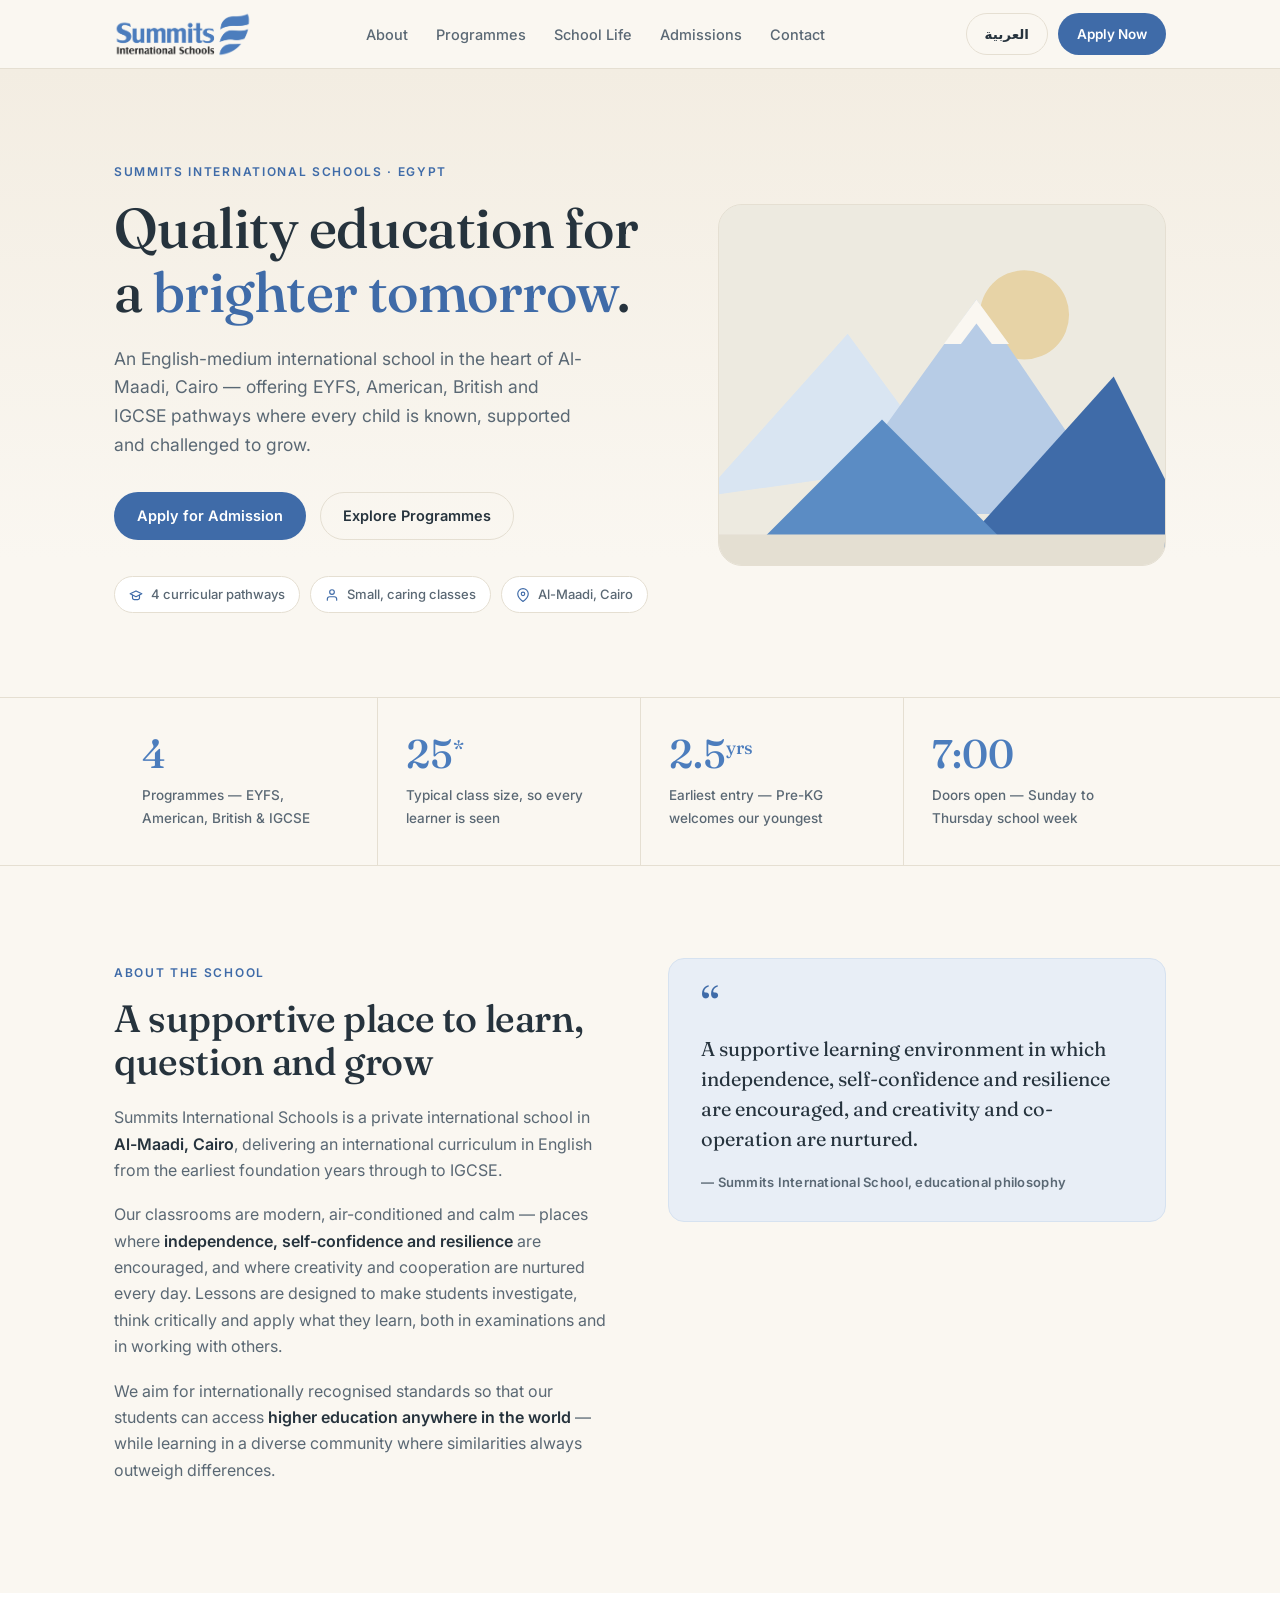
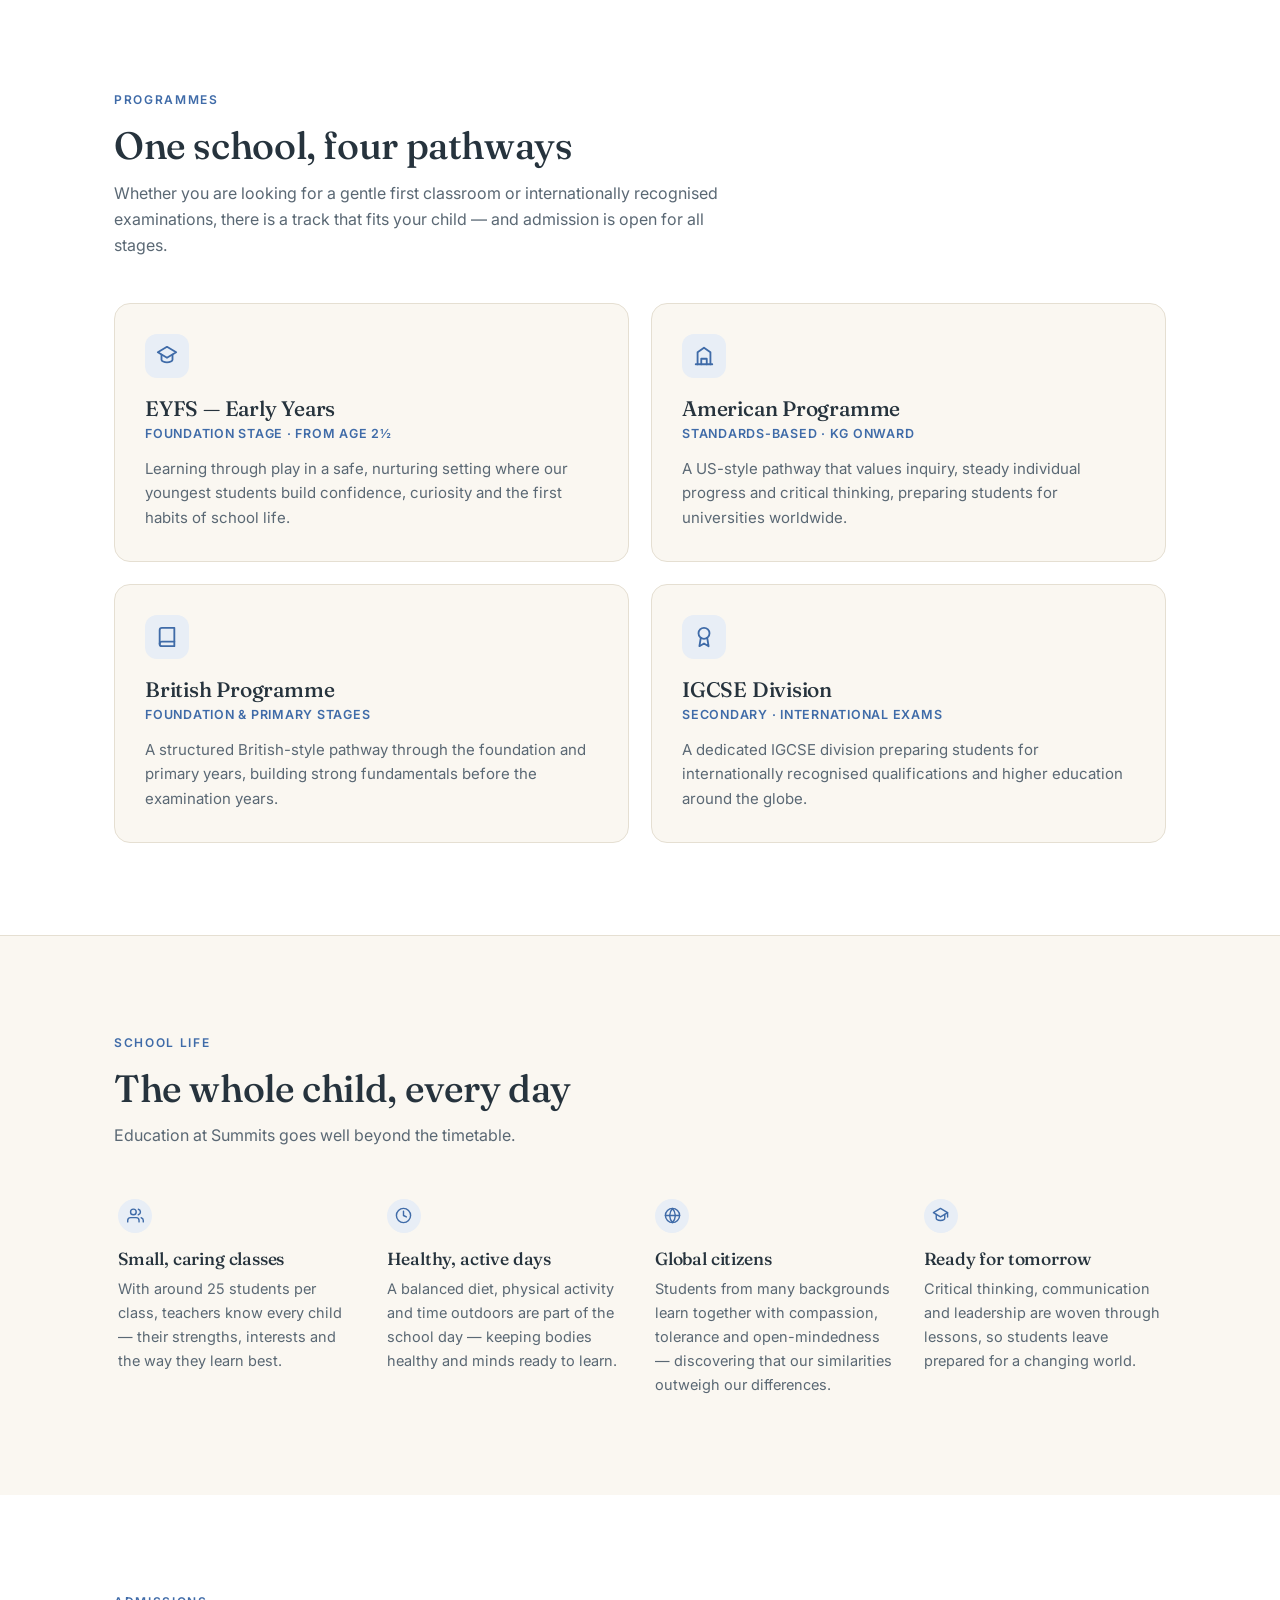
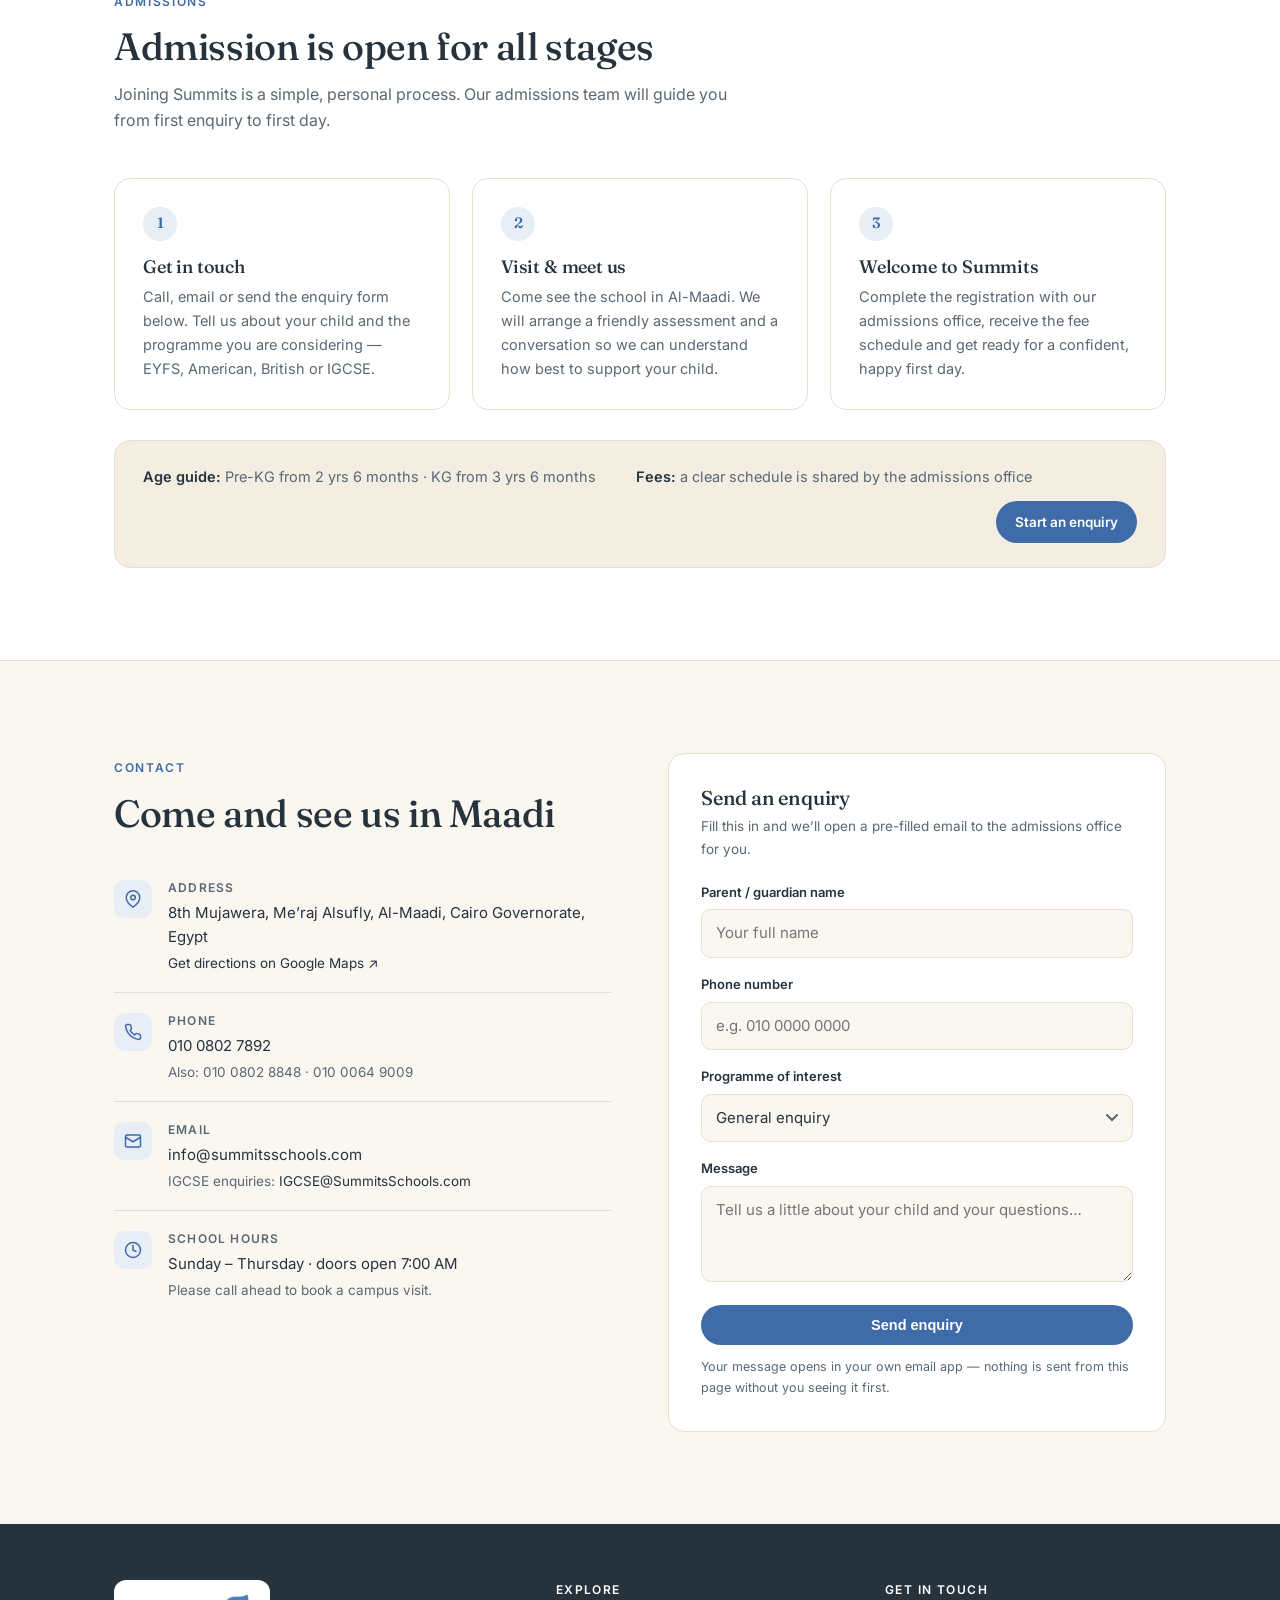
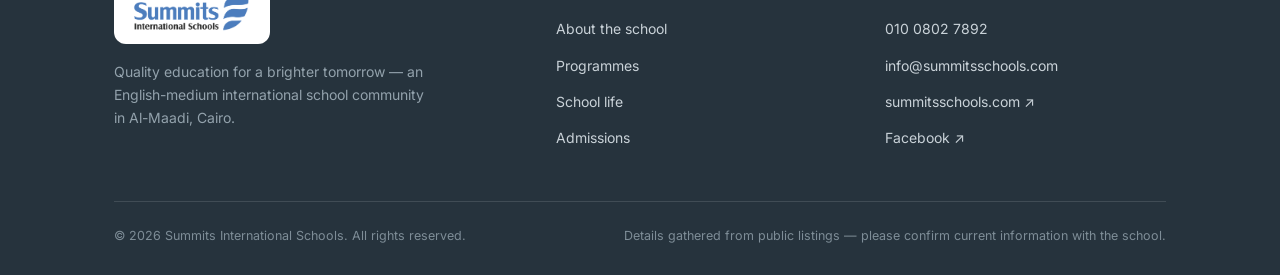
<file: index.html>
<!DOCTYPE html>
<html lang="en">
<head>
  <meta charset="UTF-8" />
  <meta name="viewport" content="width=device-width, initial-scale=1.0" />
  <title>Summits International Schools — Maadi, Cairo</title>
  <meta name="description" content="Summits International Schools in Al-Maadi, Cairo. An English-medium international school offering EYFS, American, British and IGCSE programmes. Quality education for a brighter tomorrow." />
  <meta name="theme-color" content="#4C7DBD" />
  <link rel="icon" type="image/png" href="assets/mark.png" />
  <link rel="preconnect" href="https://fonts.googleapis.com" />
  <link rel="preconnect" href="https://fonts.gstatic.com" crossorigin />
  <link href="https://fonts.googleapis.com/css2?family=Fraunces:opsz,wght@9..144,400;9..144,500;9..144,600&family=Inter:wght@400;500;600&display=swap" rel="stylesheet" />
  <link rel="stylesheet" href="styles.css" />
</head>
<body>

  <!-- ============ Header ============ -->
  <header>
    <div class="container nav">
      <a class="brand" href="#top" aria-label="Summits International Schools — home">
        <img class="brand-logo" src="assets/logo.png" alt="Summits International Schools" width="1250" height="415" />
      </a>

      <nav aria-label="Main navigation">
        <ul class="nav-links" id="nav-links">
          <li><a href="#about">About</a></li>
          <li><a href="#programmes">Programmes</a></li>
          <li><a href="#life">School Life</a></li>
          <li><a href="#admissions">Admissions</a></li>
          <li><a href="#contact">Contact</a></li>
          <li><a class="btn btn-primary btn-sm" href="#admissions">Apply Now</a></li>
        </ul>
      </nav>

      <div class="nav-side">
        <a class="btn btn-ghost btn-sm nav-lang" href="index-ar.html" lang="ar" hreflang="ar">العربية</a>
        <a class="btn btn-primary btn-sm nav-cta" href="#admissions">Apply Now</a>

      <button class="nav-toggle" id="nav-toggle" aria-expanded="false" aria-controls="nav-links" aria-label="Toggle menu">
        <svg width="20" height="20" viewBox="0 0 24 24" fill="none" stroke="currentColor" stroke-width="2" stroke-linecap="round" aria-hidden="true">
          <line x1="3" y1="7" x2="21" y2="7"/>
          <line x1="3" y1="12" x2="21" y2="12"/>
          <line x1="3" y1="17" x2="21" y2="17"/>
        </svg>
      </button>
      </div>
    </div>
  </header>

  <main id="top">

    <!-- ============ Hero ============ -->
    <div class="hero">
      <div class="container hero-inner">
        <div>
          <span class="eyebrow">Summits International Schools · Egypt</span>
          <h1>Quality education for a <em>brighter tomorrow</em>.</h1>
          <p class="lede">
            An English-medium international school in the heart of Al-Maadi, Cairo —
            offering EYFS, American, British and IGCSE pathways where every child is
            known, supported and challenged to grow.
          </p>
          <div class="hero-actions">
            <a class="btn btn-primary" href="#admissions">Apply for Admission</a>
            <a class="btn btn-ghost" href="#programmes">Explore Programmes</a>
          </div>
          <div class="hero-chips">
            <span class="chip">
              <svg width="14" height="14" viewBox="0 0 24 24" fill="none" stroke="currentColor" stroke-width="2" stroke-linecap="round" stroke-linejoin="round" aria-hidden="true"><path d="M22 10 12 5 2 10l10 5 10-5z"/><path d="M6 12v5c0 1.7 2.7 3 6 3s6-1.3 6-3v-5"/></svg>
              4 curricular pathways
            </span>
            <span class="chip">
              <svg width="14" height="14" viewBox="0 0 24 24" fill="none" stroke="currentColor" stroke-width="2" stroke-linecap="round" stroke-linejoin="round" aria-hidden="true"><path d="M20 21v-2a4 4 0 0 0-4-4H8a4 4 0 0 0-4 4v2"/><circle cx="12" cy="7" r="4"/></svg>
              Small, caring classes
            </span>
            <span class="chip">
              <svg width="14" height="14" viewBox="0 0 24 24" fill="none" stroke="currentColor" stroke-width="2" stroke-linecap="round" stroke-linejoin="round" aria-hidden="true"><path d="M21 10c0 7-9 13-9 13S3 17 3 10a9 9 0 0 1 18 0z"/><circle cx="12" cy="10" r="3"/></svg>
              Al-Maadi, Cairo
            </span>
          </div>
        </div>

        <div class="hero-art" role="img" aria-label="Illustration of calm mountain summits at sunrise">
          <svg viewBox="0 0 520 420" preserveAspectRatio="xMidYMid slice" xmlns="http://www.w3.org/2000/svg" aria-hidden="true">
            <rect width="520" height="420" fill="#EDEAE0"/>
            <circle cx="356" cy="128" r="52" fill="#E7D3A6"/>
            <path d="M-20 340 L150 150 L260 300 Z" fill="#D9E5F2"/>
            <path d="M120 360 L300 110 L470 360 Z" fill="#B7CCE6"/>
            <path d="M300 110 L338 162 L318 162 L300 138 L282 162 L262 162 Z" fill="#FAF7F1"/>
            <path d="M280 400 L460 200 L560 400 Z" fill="#3F6BA8"/>
            <path d="M40 400 L190 250 L340 400 Z" fill="#5B8CC4"/>
            <rect x="0" y="384" width="520" height="36" fill="#E4DFD2"/>
          </svg>
        </div>
      </div>
    </div>

    <!-- ============ Facts strip ============ -->
    <div class="facts">
      <div class="container">
        <div class="facts-grid">
          <div class="fact reveal">
            <div class="num">4</div>
            <div class="label">Programmes — EYFS, American, British &amp; IGCSE</div>
          </div>
          <div class="fact reveal">
            <div class="num">25<sup>*</sup></div>
            <div class="label">Typical class size, so every learner is seen</div>
          </div>
          <div class="fact reveal">
            <div class="num">2.5<sup>yrs</sup></div>
            <div class="label">Earliest entry — Pre-KG welcomes our youngest</div>
          </div>
          <div class="fact reveal">
            <div class="num">7:00</div>
            <div class="label">Doors open — Sunday to Thursday school week</div>
          </div>
        </div>
      </div>
    </div>

    <!-- ============ About ============ -->
    <section class="section" id="about">
      <div class="container about-grid">
        <div class="about-text reveal">
          <span class="eyebrow">About the school</span>
          <h2 class="display">A supportive place to learn, question and grow</h2>
          <p>
            Summits International Schools is a private international school in
            <strong>Al-Maadi, Cairo</strong>, delivering an international curriculum
            in English from the earliest foundation years through to IGCSE.
          </p>
          <p>
            Our classrooms are modern, air-conditioned and calm — places where
            <strong>independence, self-confidence and resilience</strong> are encouraged,
            and where creativity and cooperation are nurtured every day. Lessons are
            designed to make students investigate, think critically and apply what
            they learn, both in examinations and in working with others.
          </p>
          <p>
            We aim for internationally recognised standards so that our students can
            access <strong>higher education anywhere in the world</strong> — while
            learning in a diverse community where similarities always outweigh
            differences.
          </p>
        </div>
        <div class="reveal">
          <div class="quote-card">
            <span class="mark" aria-hidden="true">&ldquo;</span>
            <p>
              A supportive learning environment in which independence,
              self-confidence and resilience are encouraged, and creativity
              and co-operation are nurtured.
            </p>
            <div class="who">— Summits International School, educational philosophy</div>
          </div>
        </div>
      </div>
    </section>

    <!-- ============ Programmes ============ -->
    <section class="section alt" id="programmes">
      <div class="container">
        <div class="section-head reveal">
          <span class="eyebrow">Programmes</span>
          <h2>One school, four pathways</h2>
          <p>
            Whether you are looking for a gentle first classroom or internationally
            recognised examinations, there is a track that fits your child — and
            admission is open for all stages.
          </p>
        </div>

        <div class="prog-grid">
          <article class="prog-card reveal">
            <div class="prog-icon" aria-hidden="true">
              <svg width="22" height="22" viewBox="0 0 24 24" fill="none" stroke="currentColor" stroke-width="2" stroke-linecap="round" stroke-linejoin="round"><path d="M12 2 2 8l10 6 10-6-10-6z"/><path d="M6 10.5V16c0 1.5 2.7 3 6 3s6-1.5 6-3v-5.5"/></svg>
            </div>
            <h3>EYFS — Early Years</h3>
            <span class="prog-stage">Foundation Stage · from age 2½</span>
            <p>
              Learning through play in a safe, nurturing setting where our youngest
              students build confidence, curiosity and the first habits of school life.
            </p>
          </article>

          <article class="prog-card reveal">
            <div class="prog-icon" aria-hidden="true">
              <svg width="22" height="22" viewBox="0 0 24 24" fill="none" stroke="currentColor" stroke-width="2" stroke-linecap="round" stroke-linejoin="round"><path d="M3 21h18"/><path d="M5 21V8l7-5 7 5v13"/><path d="M9 21v-6h6v6"/></svg>
            </div>
            <h3>American Programme</h3>
            <span class="prog-stage">Standards-based · KG onward</span>
            <p>
              A US-style pathway that values inquiry, steady individual progress and
              critical thinking, preparing students for universities worldwide.
            </p>
          </article>

          <article class="prog-card reveal">
            <div class="prog-icon" aria-hidden="true">
              <svg width="22" height="22" viewBox="0 0 24 24" fill="none" stroke="currentColor" stroke-width="2" stroke-linecap="round" stroke-linejoin="round"><path d="M4 19.5A2.5 2.5 0 0 1 6.5 17H20"/><path d="M6.5 2H20v20H6.5A2.5 2.5 0 0 1 4 19.5v-15A2.5 2.5 0 0 1 6.5 2z"/></svg>
            </div>
            <h3>British Programme</h3>
            <span class="prog-stage">Foundation &amp; Primary stages</span>
            <p>
              A structured British-style pathway through the foundation and primary
              years, building strong fundamentals before the examination years.
            </p>
          </article>

          <article class="prog-card reveal">
            <div class="prog-icon" aria-hidden="true">
              <svg width="22" height="22" viewBox="0 0 24 24" fill="none" stroke="currentColor" stroke-width="2" stroke-linecap="round" stroke-linejoin="round"><circle cx="12" cy="8" r="6"/><path d="M8.5 13 7 22l5-3 5 3-1.5-9"/></svg>
            </div>
            <h3>IGCSE Division</h3>
            <span class="prog-stage">Secondary · international exams</span>
            <p>
              A dedicated IGCSE division preparing students for internationally
              recognised qualifications and higher education around the globe.
            </p>
          </article>
        </div>
      </div>
    </section>

    <!-- ============ School life ============ -->
    <section class="section" id="life">
      <div class="container">
        <div class="section-head reveal">
          <span class="eyebrow">School life</span>
          <h2>The whole child, every day</h2>
          <p>Education at Summits goes well beyond the timetable.</p>
        </div>

        <div class="life-grid">
          <div class="life-item reveal">
            <div class="dot" aria-hidden="true">
              <svg width="17" height="17" viewBox="0 0 24 24" fill="none" stroke="currentColor" stroke-width="2" stroke-linecap="round" stroke-linejoin="round"><path d="M17 21v-2a4 4 0 0 0-4-4H5a4 4 0 0 0-4 4v2"/><circle cx="9" cy="7" r="4"/><path d="M23 21v-2a4 4 0 0 0-3-3.87"/><path d="M16 3.13a4 4 0 0 1 0 7.75"/></svg>
            </div>
            <h3>Small, caring classes</h3>
            <p>With around 25 students per class, teachers know every child — their strengths, interests and the way they learn best.</p>
          </div>
          <div class="life-item reveal">
            <div class="dot" aria-hidden="true">
              <svg width="17" height="17" viewBox="0 0 24 24" fill="none" stroke="currentColor" stroke-width="2" stroke-linecap="round" stroke-linejoin="round"><circle cx="12" cy="12" r="10"/><path d="M12 6v6l4 2"/></svg>
            </div>
            <h3>Healthy, active days</h3>
            <p>A balanced diet, physical activity and time outdoors are part of the school day — keeping bodies healthy and minds ready to learn.</p>
          </div>
          <div class="life-item reveal">
            <div class="dot" aria-hidden="true">
              <svg width="17" height="17" viewBox="0 0 24 24" fill="none" stroke="currentColor" stroke-width="2" stroke-linecap="round" stroke-linejoin="round"><circle cx="12" cy="12" r="10"/><path d="M2 12h20"/><path d="M12 2a15.3 15.3 0 0 1 4 10 15.3 15.3 0 0 1-4 10 15.3 15.3 0 0 1-4-10 15.3 15.3 0 0 1 4-10z"/></svg>
            </div>
            <h3>Global citizens</h3>
            <p>Students from many backgrounds learn together with compassion, tolerance and open-mindedness — discovering that our similarities outweigh our differences.</p>
          </div>
          <div class="life-item reveal">
            <div class="dot" aria-hidden="true">
              <svg width="17" height="17" viewBox="0 0 24 24" fill="none" stroke="currentColor" stroke-width="2" stroke-linecap="round" stroke-linejoin="round"><path d="M12 2 2 8l10 6 10-6-10-6z"/><path d="M6 10.5V16c0 1.5 2.7 3 6 3s6-1.5 6-3v-5.5"/><path d="M22 8v6"/></svg>
            </div>
            <h3>Ready for tomorrow</h3>
            <p>Critical thinking, communication and leadership are woven through lessons, so students leave prepared for a changing world.</p>
          </div>
        </div>
      </div>
    </section>

    <!-- ============ Admissions ============ -->
    <section class="section alt" id="admissions">
      <div class="container">
        <div class="section-head reveal">
          <span class="eyebrow">Admissions</span>
          <h2>Admission is open for all stages</h2>
          <p>
            Joining Summits is a simple, personal process. Our admissions team will
            guide you from first enquiry to first day.
          </p>
        </div>

        <div class="steps">
          <div class="step reveal">
            <div class="n" aria-hidden="true">1</div>
            <h3>Get in touch</h3>
            <p>Call, email or send the enquiry form below. Tell us about your child and the programme you are considering — EYFS, American, British or IGCSE.</p>
          </div>
          <div class="step reveal">
            <div class="n" aria-hidden="true">2</div>
            <h3>Visit &amp; meet us</h3>
            <p>Come see the school in Al-Maadi. We will arrange a friendly assessment and a conversation so we can understand how best to support your child.</p>
          </div>
          <div class="step reveal">
            <div class="n" aria-hidden="true">3</div>
            <h3>Welcome to Summits</h3>
            <p>Complete the registration with our admissions office, receive the fee schedule and get ready for a confident, happy first day.</p>
          </div>
        </div>

        <div class="admission-note reveal">
          <span><strong>Age guide:</strong> Pre-KG from 2 yrs 6 months · KG from 3 yrs 6 months</span>
          <span><strong>Fees:</strong> a clear schedule is shared by the admissions office</span>
          <a class="btn btn-primary btn-sm" href="#contact">Start an enquiry</a>
        </div>
      </div>
    </section>

    <!-- ============ Contact ============ -->
    <section class="section" id="contact">
      <div class="container contact-grid">
        <div class="reveal">
          <span class="eyebrow">Contact</span>
          <h2 class="display contact-title">Come and see us in Maadi</h2>
          <ul class="contact-list">
            <li>
              <span class="ico" aria-hidden="true">
                <svg width="18" height="18" viewBox="0 0 24 24" fill="none" stroke="currentColor" stroke-width="2" stroke-linecap="round" stroke-linejoin="round"><path d="M21 10c0 7-9 13-9 13S3 17 3 10a9 9 0 0 1 18 0z"/><circle cx="12" cy="10" r="3"/></svg>
              </span>
              <div>
                <div class="what">Address</div>
                <div class="val">
                  8th Mujawera, Me&rsquo;raj Alsufly, Al-Maadi, Cairo Governorate, Egypt
                  <span>
                    <a href="https://www.google.com/maps/search/?api=1&amp;query=Summits+International+Schools+Al-Maadi+Cairo" target="_blank" rel="noopener">Get directions on Google Maps ↗</a>
                  </span>
                </div>
              </div>
            </li>
            <li>
              <span class="ico" aria-hidden="true">
                <svg width="18" height="18" viewBox="0 0 24 24" fill="none" stroke="currentColor" stroke-width="2" stroke-linecap="round" stroke-linejoin="round"><path d="M22 16.92v3a2 2 0 0 1-2.18 2 19.79 19.79 0 0 1-8.63-3.07 19.5 19.5 0 0 1-6-6 19.79 19.79 0 0 1-3.07-8.67A2 2 0 0 1 4.11 2h3a2 2 0 0 1 2 1.72c.13.96.36 1.9.7 2.81a2 2 0 0 1-.45 2.11L8.09 9.91a16 16 0 0 0 6 6l1.27-1.27a2 2 0 0 1 2.11-.45c.91.34 1.85.57 2.81.7A2 2 0 0 1 22 16.92z"/></svg>
              </span>
              <div>
                <div class="what">Phone</div>
                <div class="val">
                  <a href="tel:+201008027892">010 0802 7892</a>
                  <span>Also: 010 0802 8848 · 010 0064 9009</span>
                </div>
              </div>
            </li>
            <li>
              <span class="ico" aria-hidden="true">
                <svg width="18" height="18" viewBox="0 0 24 24" fill="none" stroke="currentColor" stroke-width="2" stroke-linecap="round" stroke-linejoin="round"><rect x="2" y="4" width="20" height="16" rx="2"/><path d="m22 7-10 6L2 7"/></svg>
              </span>
              <div>
                <div class="what">Email</div>
                <div class="val">
                  <a href="mailto:info@summitsschools.com">info@summitsschools.com</a>
                  <span>IGCSE enquiries: <a href="mailto:IGCSE@SummitsSchools.com">IGCSE@SummitsSchools.com</a></span>
                </div>
              </div>
            </li>
            <li>
              <span class="ico" aria-hidden="true">
                <svg width="18" height="18" viewBox="0 0 24 24" fill="none" stroke="currentColor" stroke-width="2" stroke-linecap="round" stroke-linejoin="round"><circle cx="12" cy="12" r="10"/><path d="M12 6v6l4 2"/></svg>
              </span>
              <div>
                <div class="what">School hours</div>
                <div class="val">
                  Sunday – Thursday · doors open 7:00 AM
                  <span>Please call ahead to book a campus visit.</span>
                </div>
              </div>
            </li>
          </ul>
        </div>

        <div class="reveal">
          <div class="form-card">
            <h3>Send an enquiry</h3>
            <p class="hint">Fill this in and we&rsquo;ll open a pre-filled email to the admissions office for you.</p>
            <form id="enquiry-form" novalidate>
              <div class="field">
                <label for="f-name">Parent / guardian name</label>
                <input type="text" id="f-name" name="name" placeholder="Your full name" required />
              </div>
              <div class="field">
                <label for="f-phone">Phone number</label>
                <input type="tel" id="f-phone" name="phone" placeholder="e.g. 010 0000 0000" />
              </div>
              <div class="field">
                <label for="f-stage">Programme of interest</label>
                <select id="f-stage" name="stage">
                  <option value="General enquiry">General enquiry</option>
                  <option value="EYFS">EYFS — Early Years</option>
                  <option value="American">American Programme</option>
                  <option value="British">British Programme</option>
                  <option value="IGCSE">IGCSE Division</option>
                </select>
              </div>
              <div class="field">
                <label for="f-message">Message</label>
                <textarea id="f-message" name="message" placeholder="Tell us a little about your child and your questions…" required></textarea>
              </div>
              <button type="submit" class="btn btn-primary" style="width: 100%;">Send enquiry</button>
              <p class="form-note">Your message opens in your own email app — nothing is sent from this page without you seeing it first.</p>
            </form>
          </div>
        </div>
      </div>
    </section>
  </main>

  <!-- ============ Footer ============ -->
  <footer>
    <div class="container">
      <div class="footer-grid">
        <div>
          <a class="brand footer-brand" href="#top" aria-label="Summits International Schools — back to top">
            <img class="brand-logo" src="assets/logo.png" alt="Summits International Schools" width="1250" height="415" />
          </a>
          <p>Quality education for a brighter tomorrow — an English-medium international school community in Al-Maadi, Cairo.</p>
        </div>
        <div>
          <h4>Explore</h4>
          <ul>
            <li><a href="#about">About the school</a></li>
            <li><a href="#programmes">Programmes</a></li>
            <li><a href="#life">School life</a></li>
            <li><a href="#admissions">Admissions</a></li>
          </ul>
        </div>
        <div>
          <h4>Get in touch</h4>
          <ul>
            <li><a href="tel:+201008027892">010 0802 7892</a></li>
            <li><a href="mailto:info@summitsschools.com">info@summitsschools.com</a></li>
            <li><a href="https://summitsschools.com" target="_blank" rel="noopener">summitsschools.com ↗</a></li>
            <li><a href="https://www.facebook.com/summitsschools/" target="_blank" rel="noopener">Facebook ↗</a></li>
          </ul>
        </div>
      </div>
      <div class="footer-bottom">
        <span>© <span id="year">2026</span> Summits International Schools. All rights reserved.</span>
        <span>Details gathered from public listings — please confirm current information with the school.</span>
      </div>
    </div>
  </footer>

  <script src="script.js"></script>
</body>
</html>
</file>
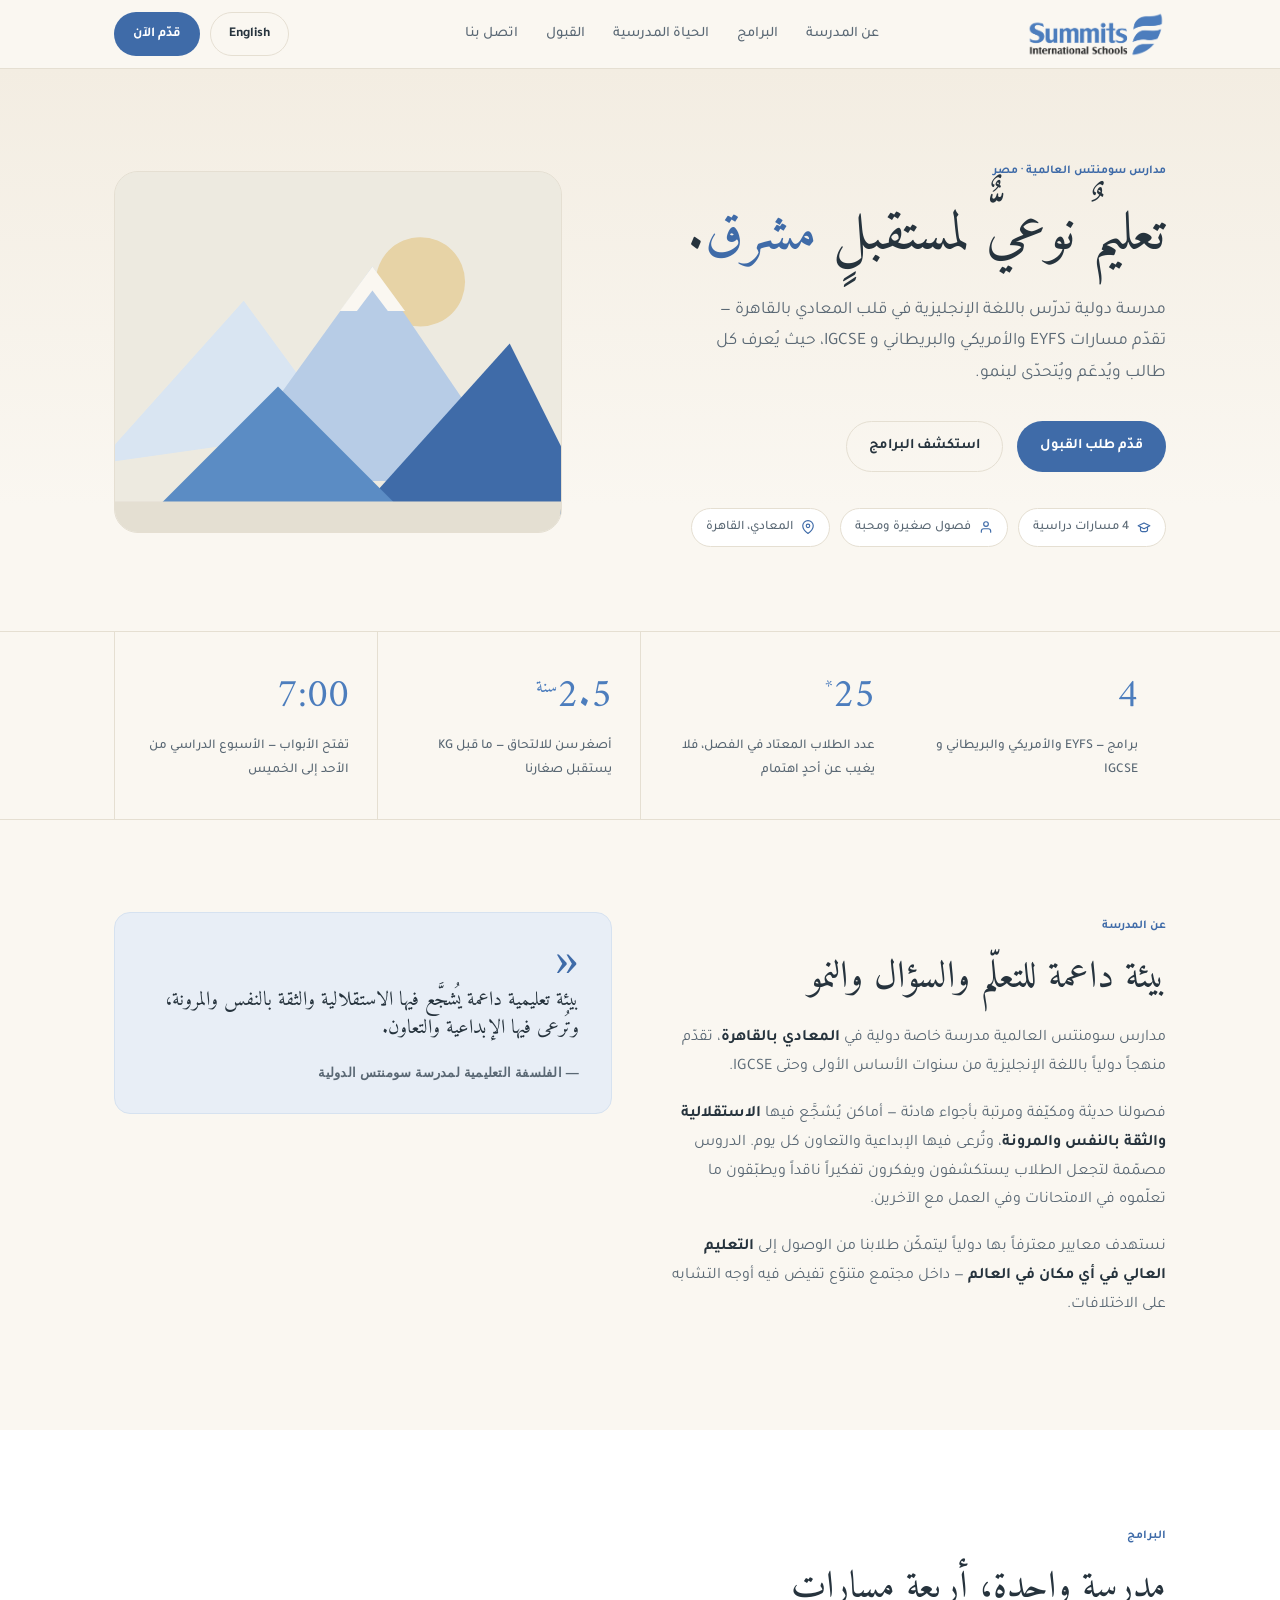
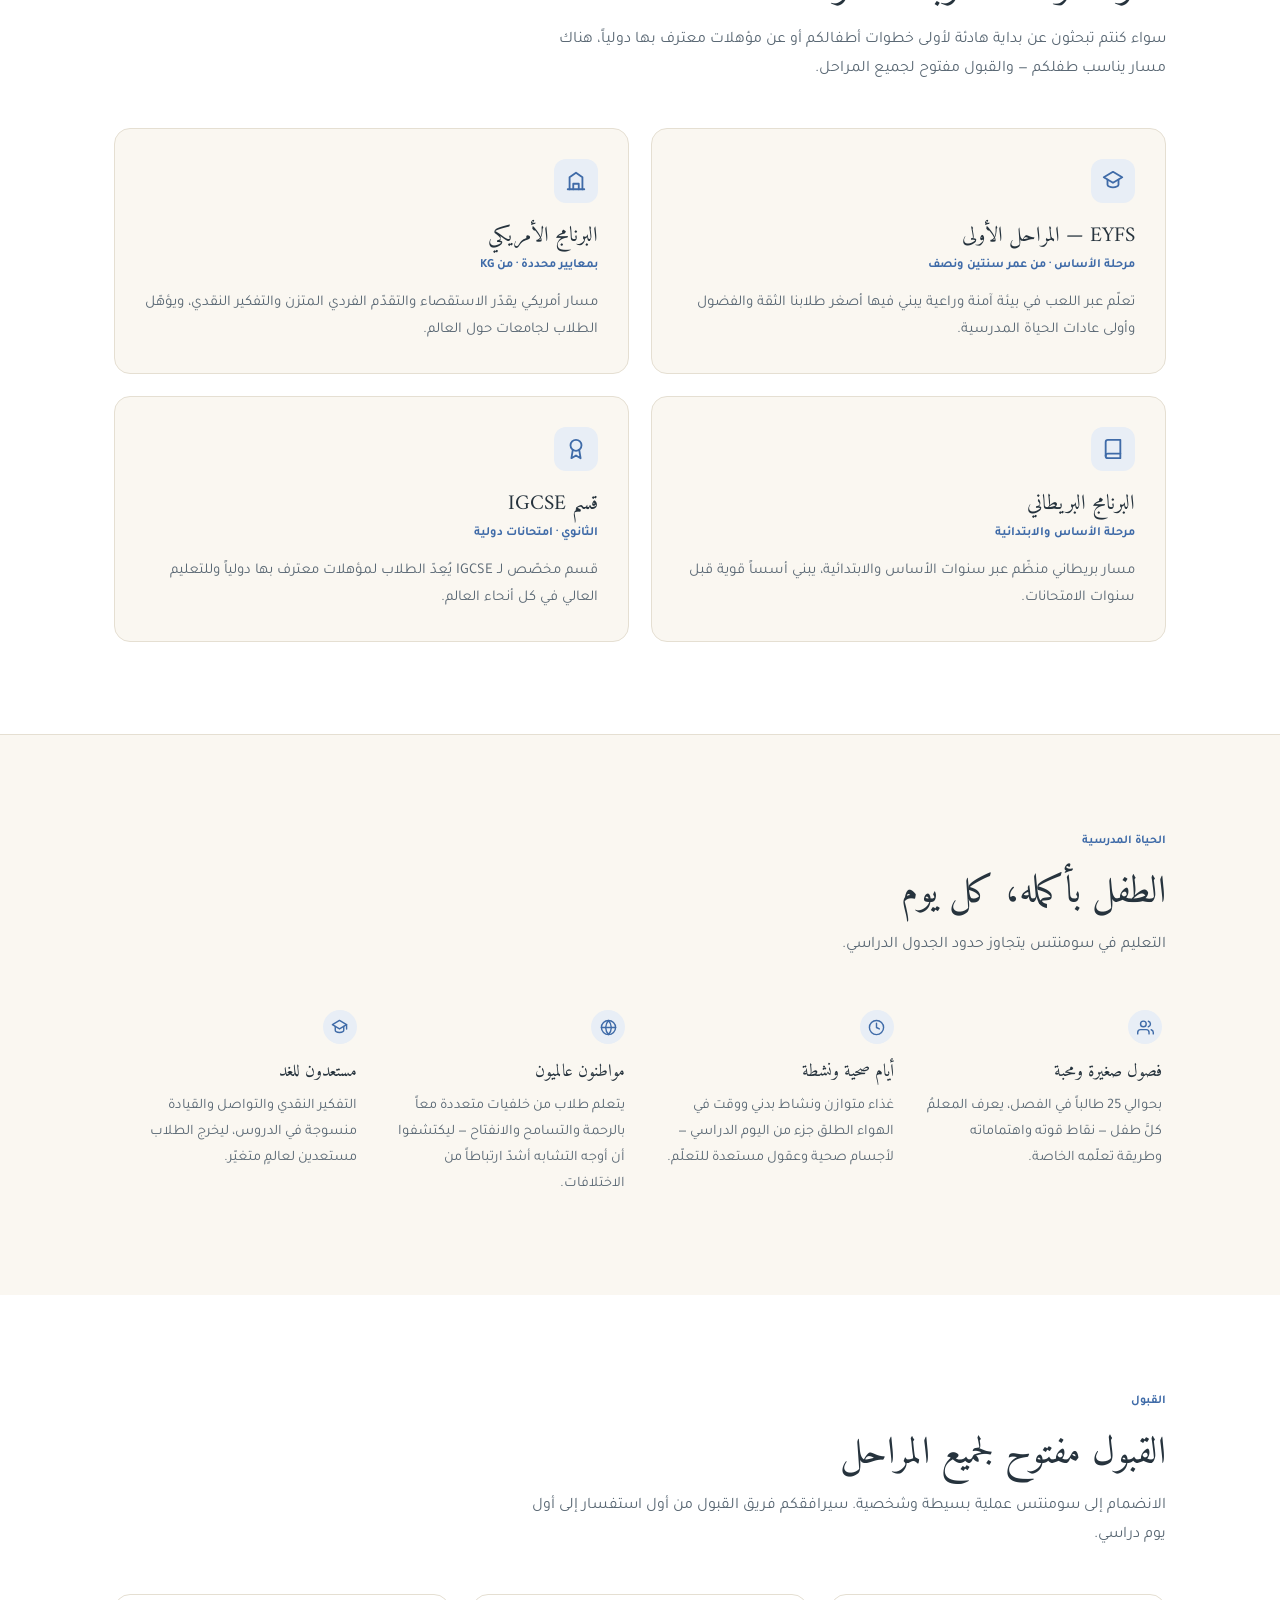
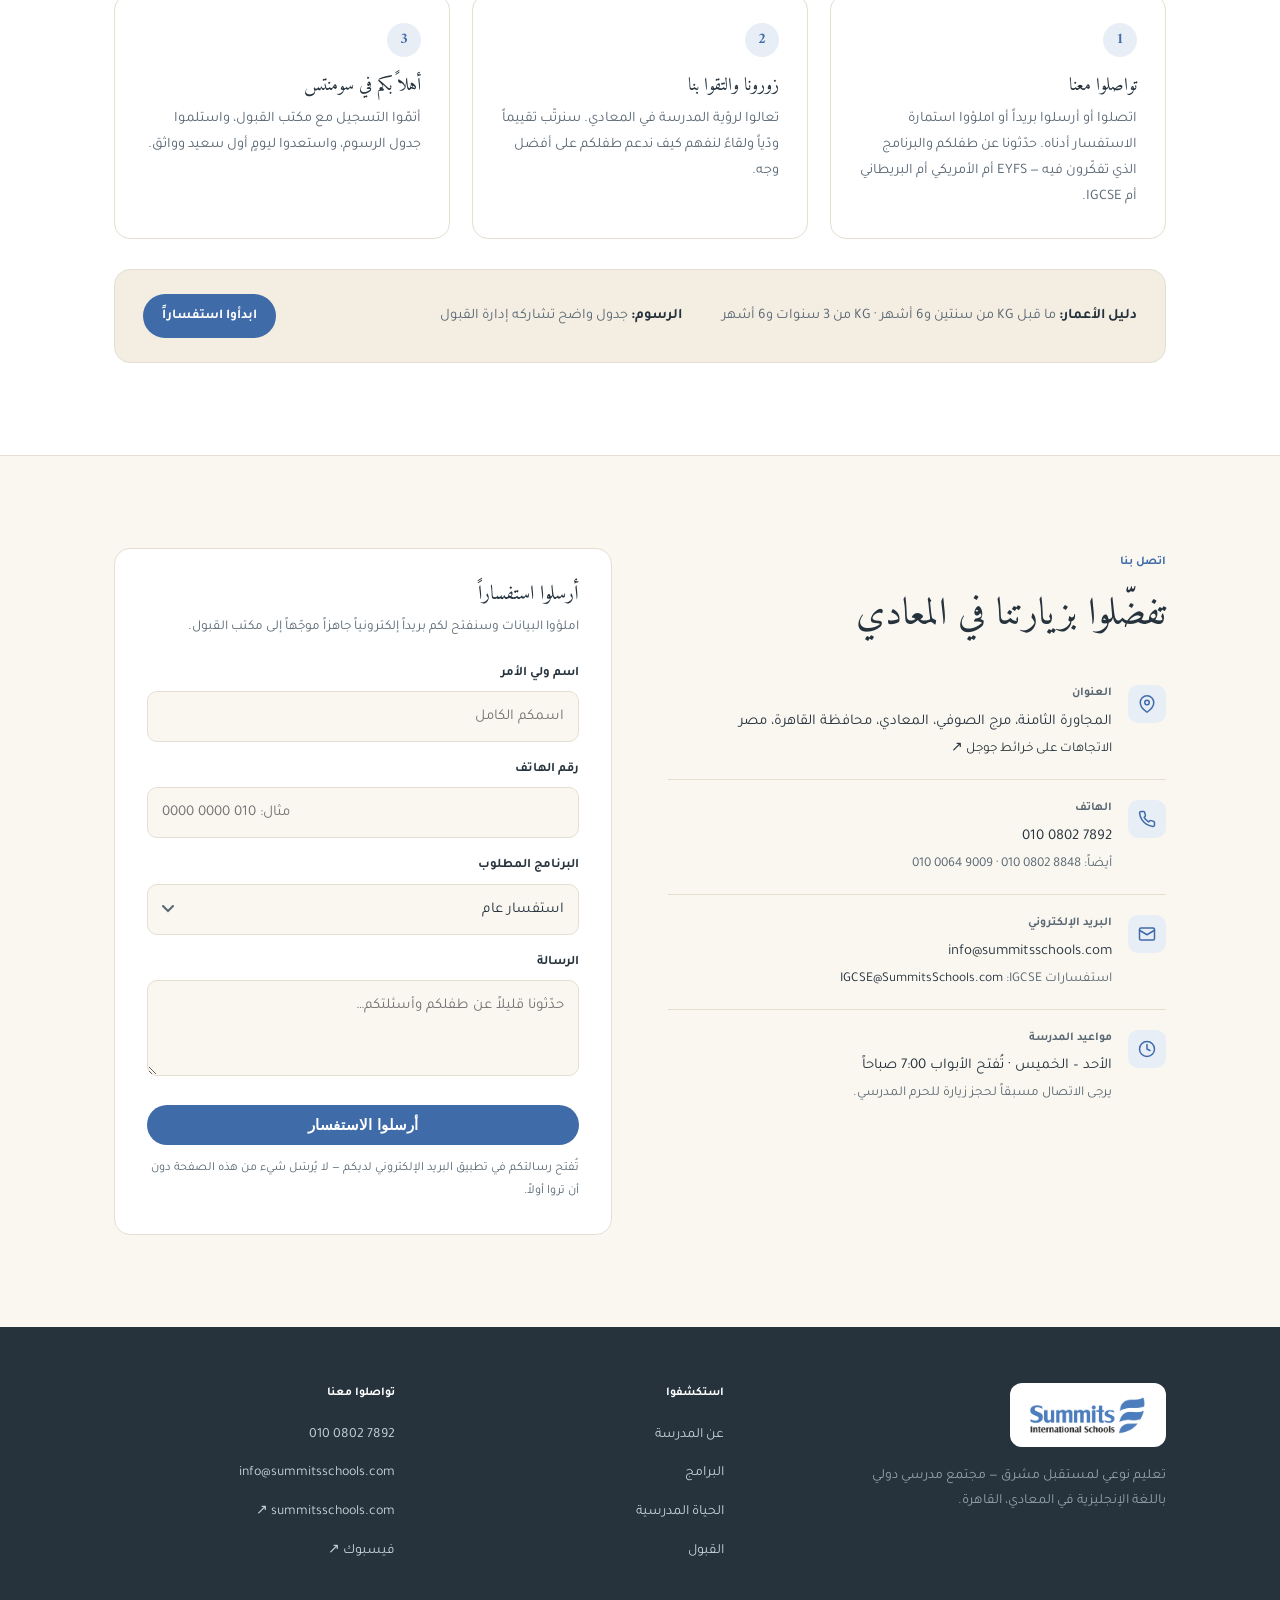
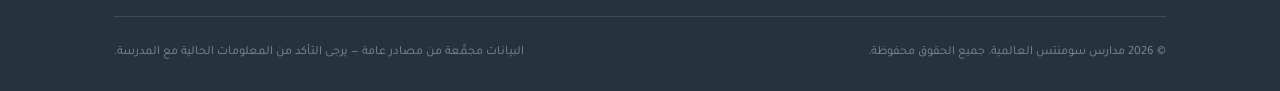
<file: index-ar.html>
<!DOCTYPE html>
<html lang="ar" dir="rtl">
<head>
  <meta charset="UTF-8" />
  <meta name="viewport" content="width=device-width, initial-scale=1.0" />
  <title>مدارس سومنتس العالمية — المعادي، القاهرة</title>
  <meta name="description" content="مدارس سومنتس العالمية في المعادي بالقاهرة. مدرسة دولية تدرّس باللغة الإنجليزية وتقدّم برامج EYFS والأمريكي والبريطاني و IGCSE. تعليم نوعي لمستقبل مشرق." />
  <meta name="theme-color" content="#4C7DBD" />
  <link rel="icon" type="image/png" href="assets/mark.png" />
  <link rel="preconnect" href="https://fonts.googleapis.com" />
  <link rel="preconnect" href="https://fonts.gstatic.com" crossorigin />
  <link href="https://fonts.googleapis.com/css2?family=Amiri:wght@400;700&family=Tajawal:wght@400;500;700&display=swap" rel="stylesheet" />
  <link rel="stylesheet" href="styles.css" />
</head>
<body>

  <!-- ============ Header ============ -->
  <header>
    <div class="container nav">
      <a class="brand" href="#top" aria-label="مدارس سومنتس العالمية — الصفحة الرئيسية">
        <img class="brand-logo" src="assets/logo.png" alt="مدارس سومنتس العالمية" width="1250" height="415" />
      </a>

      <nav aria-label="التنقل الرئيسي">
        <ul class="nav-links" id="nav-links">
          <li><a href="#about">عن المدرسة</a></li>
          <li><a href="#programmes">البرامج</a></li>
          <li><a href="#life">الحياة المدرسية</a></li>
          <li><a href="#admissions">القبول</a></li>
          <li><a href="#contact">اتصل بنا</a></li>
          <li><a class="btn btn-primary btn-sm" href="#admissions">قدّم الآن</a></li>
        </ul>
      </nav>

      <div class="nav-side">
        <a class="btn btn-ghost btn-sm nav-lang" href="index.html" lang="en" hreflang="en">English</a>
        <a class="btn btn-primary btn-sm nav-cta" href="#admissions">قدّم الآن</a>

      <button class="nav-toggle" id="nav-toggle" aria-expanded="false" aria-controls="nav-links" aria-label="إظهار القائمة">
        <svg width="20" height="20" viewBox="0 0 24 24" fill="none" stroke="currentColor" stroke-width="2" stroke-linecap="round" aria-hidden="true">
          <line x1="3" y1="7" x2="21" y2="7"/>
          <line x1="3" y1="12" x2="21" y2="12"/>
          <line x1="3" y1="17" x2="21" y2="17"/>
        </svg>
      </button>
      </div>
    </div>
  </header>

  <main id="top">

    <!-- ============ Hero ============ -->
    <div class="hero">
      <div class="container hero-inner">
        <div>
          <span class="eyebrow">مدارس سومنتس العالمية · مصر</span>
          <h1>تعليمٌ نوعيٌّ لمستقبلٍ <em>مشرق</em>.</h1>
          <p class="lede">
            مدرسة دولية تدرّس باللغة الإنجليزية في قلب المعادي بالقاهرة — تقدّم مسارات
            EYFS والأمريكي والبريطاني و IGCSE، حيث يُعرف كل طالب ويُدعَم ويُتحدّى لينمو.
          </p>
          <div class="hero-actions">
            <a class="btn btn-primary" href="#admissions">قدّم طلب القبول</a>
            <a class="btn btn-ghost" href="#programmes">استكشف البرامج</a>
          </div>
          <div class="hero-chips">
            <span class="chip">
              <svg width="14" height="14" viewBox="0 0 24 24" fill="none" stroke="currentColor" stroke-width="2" stroke-linecap="round" stroke-linejoin="round" aria-hidden="true"><path d="M22 10 12 5 2 10l10 5 10-5z"/><path d="M6 12v5c0 1.7 2.7 3 6 3s6-1.3 6-3v-5"/></svg>
              4 مسارات دراسية
            </span>
            <span class="chip">
              <svg width="14" height="14" viewBox="0 0 24 24" fill="none" stroke="currentColor" stroke-width="2" stroke-linecap="round" stroke-linejoin="round" aria-hidden="true"><path d="M20 21v-2a4 4 0 0 0-4-4H8a4 4 0 0 0-4 4v2"/><circle cx="12" cy="7" r="4"/></svg>
              فصول صغيرة ومحبة
            </span>
            <span class="chip">
              <svg width="14" height="14" viewBox="0 0 24 24" fill="none" stroke="currentColor" stroke-width="2" stroke-linecap="round" stroke-linejoin="round" aria-hidden="true"><path d="M21 10c0 7-9 13-9 13S3 17 3 10a9 9 0 0 1 18 0z"/><circle cx="12" cy="10" r="3"/></svg>
              المعادي، القاهرة
            </span>
          </div>
        </div>

        <div class="hero-art" role="img" aria-label="رسم لقمم جبال هادئة عند شروق الشمس">
          <svg viewBox="0 0 520 420" preserveAspectRatio="xMidYMid slice" xmlns="http://www.w3.org/2000/svg" aria-hidden="true">
            <rect width="520" height="420" fill="#EDEAE0"/>
            <circle cx="356" cy="128" r="52" fill="#E7D3A6"/>
            <path d="M-20 340 L150 150 L260 300 Z" fill="#D9E5F2"/>
            <path d="M120 360 L300 110 L470 360 Z" fill="#B7CCE6"/>
            <path d="M300 110 L338 162 L318 162 L300 138 L282 162 L262 162 Z" fill="#FAF7F1"/>
            <path d="M280 400 L460 200 L560 400 Z" fill="#3F6BA8"/>
            <path d="M40 400 L190 250 L340 400 Z" fill="#5B8CC4"/>
            <rect x="0" y="384" width="520" height="36" fill="#E4DFD2"/>
          </svg>
        </div>
      </div>
    </div>

    <!-- ============ Facts strip ============ -->
    <div class="facts">
      <div class="container">
        <div class="facts-grid">
          <div class="fact reveal">
            <div class="num">4</div>
            <div class="label">برامج — EYFS والأمريكي والبريطاني و IGCSE</div>
          </div>
          <div class="fact reveal">
            <div class="num">25<sup>*</sup></div>
            <div class="label">عدد الطلاب المعتاد في الفصل، فلا يغيب عن أحدٍ اهتمام</div>
          </div>
          <div class="fact reveal">
            <div class="num">2.5<sup>سنة</sup></div>
            <div class="label">أصغر سن للالتحاق — ما قبل KG يستقبل صغارنا</div>
          </div>
          <div class="fact reveal">
            <div class="num">7:00</div>
            <div class="label">تفتح الأبواب — الأسبوع الدراسي من الأحد إلى الخميس</div>
          </div>
        </div>
      </div>
    </div>

    <!-- ============ About ============ -->
    <section class="section" id="about">
      <div class="container about-grid">
        <div class="about-text reveal">
          <span class="eyebrow">عن المدرسة</span>
          <h2 class="display">بيئة داعمة للتعلّم والسؤال والنمو</h2>
          <p>
            مدارس سومنتس العالمية مدرسة خاصة دولية في
            <strong>المعادي بالقاهرة</strong>، تقدّم منهجاً دولياً باللغة الإنجليزية
            من سنوات الأساس الأولى وحتى IGCSE.
          </p>
          <p>
            فصولنا حديثة ومكيّفة ومرتبة بأجواء هادئة — أماكن يُشجَّع فيها
            <strong>الاستقلالية والثقة بالنفس والمرونة</strong>، وتُرعى فيها
            الإبداعية والتعاون كل يوم. الدروس مصمّمة لتجعل الطلاب يستكشفون
            ويفكرون تفكيراً ناقداً ويطبّقون ما تعلّموه في الامتحانات وفي العمل مع الآخرين.
          </p>
          <p>
            نستهدف معايير معترفاً بها دولياً ليتمكّن طلابنا من الوصول إلى
            <strong>التعليم العالي في أي مكان في العالم</strong> — داخل مجتمع متنوّع
            تفيض فيه أوجه التشابه على الاختلافات.
          </p>
        </div>
        <div class="reveal">
          <div class="quote-card">
            <span class="mark" aria-hidden="true">&laquo;</span>
            <p>
              بيئة تعليمية داعمة يُشجَّع فيها الاستقلالية والثقة بالنفس
              والمرونة، وتُرعى فيها الإبداعية والتعاون.
            </p>
            <div class="who">— الفلسفة التعليمية لمدرسة سومنتس الدولية</div>
          </div>
        </div>
      </div>
    </section>

    <!-- ============ Programmes ============ -->
    <section class="section alt" id="programmes">
      <div class="container">
        <div class="section-head reveal">
          <span class="eyebrow">البرامج</span>
          <h2>مدرسة واحدة، أربعة مسارات</h2>
          <p>
            سواء كنتم تبحثون عن بداية هادئة لأولى خطوات أطفالكم أو عن مؤهلات
            معترف بها دولياً، هناك مسار يناسب طفلكم — والقبول مفتوح لجميع المراحل.
          </p>
        </div>

        <div class="prog-grid">
          <article class="prog-card reveal">
            <div class="prog-icon" aria-hidden="true">
              <svg width="22" height="22" viewBox="0 0 24 24" fill="none" stroke="currentColor" stroke-width="2" stroke-linecap="round" stroke-linejoin="round"><path d="M12 2 2 8l10 6 10-6-10-6z"/><path d="M6 10.5V16c0 1.5 2.7 3 6 3s6-1.5 6-3v-5.5"/></svg>
            </div>
            <h3>EYFS — المراحل الأولى</h3>
            <span class="prog-stage">مرحلة الأساس · من عمر سنتين ونصف</span>
            <p>
              تعلّم عبر اللعب في بيئة آمنة وراعية يبني فيها أصغر طلابنا
              الثقة والفضول وأولى عادات الحياة المدرسية.
            </p>
          </article>

          <article class="prog-card reveal">
            <div class="prog-icon" aria-hidden="true">
              <svg width="22" height="22" viewBox="0 0 24 24" fill="none" stroke="currentColor" stroke-width="2" stroke-linecap="round" stroke-linejoin="round"><path d="M3 21h18"/><path d="M5 21V8l7-5 7 5v13"/><path d="M9 21v-6h6v6"/></svg>
            </div>
            <h3>البرنامج الأمريكي</h3>
            <span class="prog-stage">بمعايير محددة · من KG</span>
            <p>
              مسار أمريكي يقدّر الاستقصاء والتقدّم الفردي المتزن والتفكير النقدي،
              ويؤهّل الطلاب لجامعات حول العالم.
            </p>
          </article>

          <article class="prog-card reveal">
            <div class="prog-icon" aria-hidden="true">
              <svg width="22" height="22" viewBox="0 0 24 24" fill="none" stroke="currentColor" stroke-width="2" stroke-linecap="round" stroke-linejoin="round"><path d="M4 19.5A2.5 2.5 0 0 1 6.5 17H20"/><path d="M6.5 2H20v20H6.5A2.5 2.5 0 0 1 4 19.5v-15A2.5 2.5 0 0 1 6.5 2z"/></svg>
            </div>
            <h3>البرنامج البريطاني</h3>
            <span class="prog-stage">مرحلة الأساس والابتدائية</span>
            <p>
              مسار بريطاني منظّم عبر سنوات الأساس والابتدائية، يبني أسساً
              قوية قبل سنوات الامتحانات.
            </p>
          </article>

          <article class="prog-card reveal">
            <div class="prog-icon" aria-hidden="true">
              <svg width="22" height="22" viewBox="0 0 24 24" fill="none" stroke="currentColor" stroke-width="2" stroke-linecap="round" stroke-linejoin="round"><circle cx="12" cy="8" r="6"/><path d="M8.5 13 7 22l5-3 5 3-1.5-9"/></svg>
            </div>
            <h3>قسم IGCSE</h3>
            <span class="prog-stage">الثانوي · امتحانات دولية</span>
            <p>
              قسم مخصّص لـ IGCSE يُعِدّ الطلاب لمؤهلات معترف بها دولياً
              وللتعليم العالي في كل أنحاء العالم.
            </p>
          </article>
        </div>
      </div>
    </section>

    <!-- ============ School life ============ -->
    <section class="section" id="life">
      <div class="container">
        <div class="section-head reveal">
          <span class="eyebrow">الحياة المدرسية</span>
          <h2>الطفل بأكمله، كل يوم</h2>
          <p>التعليم في سومنتس يتجاوز حدود الجدول الدراسي.</p>
        </div>

        <div class="life-grid">
          <div class="life-item reveal">
            <div class="dot" aria-hidden="true">
              <svg width="17" height="17" viewBox="0 0 24 24" fill="none" stroke="currentColor" stroke-width="2" stroke-linecap="round" stroke-linejoin="round"><path d="M17 21v-2a4 4 0 0 0-4-4H5a4 4 0 0 0-4 4v2"/><circle cx="9" cy="7" r="4"/><path d="M23 21v-2a4 4 0 0 0-3-3.87"/><path d="M16 3.13a4 4 0 0 1 0 7.75"/></svg>
            </div>
            <h3>فصول صغيرة ومحبة</h3>
            <p>بحوالي 25 طالباً في الفصل، يعرف المعلمُ كلَّ طفل — نقاط قوته واهتماماته وطريقة تعلّمه الخاصة.</p>
          </div>
          <div class="life-item reveal">
            <div class="dot" aria-hidden="true">
              <svg width="17" height="17" viewBox="0 0 24 24" fill="none" stroke="currentColor" stroke-width="2" stroke-linecap="round" stroke-linejoin="round"><circle cx="12" cy="12" r="10"/><path d="M12 6v6l4 2"/></svg>
            </div>
            <h3>أيام صحية ونشطة</h3>
            <p>غذاء متوازن ونشاط بدني ووقت في الهواء الطلق جزء من اليوم الدراسي — لأجسام صحية وعقول مستعدة للتعلّم.</p>
          </div>
          <div class="life-item reveal">
            <div class="dot" aria-hidden="true">
              <svg width="17" height="17" viewBox="0 0 24 24" fill="none" stroke="currentColor" stroke-width="2" stroke-linecap="round" stroke-linejoin="round"><circle cx="12" cy="12" r="10"/><path d="M2 12h20"/><path d="M12 2a15.3 15.3 0 0 1 4 10 15.3 15.3 0 0 1-4 10 15.3 15.3 0 0 1-4-10 15.3 15.3 0 0 1 4-10z"/></svg>
            </div>
            <h3>مواطنون عالميون</h3>
            <p>يتعلم طلاب من خلفيات متعددة معاً بالرحمة والتسامح والانفتاح — ليكتشفوا أن أوجه التشابه أشدّ ارتباطاً من الاختلافات.</p>
          </div>
          <div class="life-item reveal">
            <div class="dot" aria-hidden="true">
              <svg width="17" height="17" viewBox="0 0 24 24" fill="none" stroke="currentColor" stroke-width="2" stroke-linecap="round" stroke-linejoin="round"><path d="M12 2 2 8l10 6 10-6-10-6z"/><path d="M6 10.5V16c0 1.5 2.7 3 6 3s6-1.5 6-3v-5.5"/><path d="M22 8v6"/></svg>
            </div>
            <h3>مستعدون للغد</h3>
            <p>التفكير النقدي والتواصل والقيادة منسوجة في الدروس، ليخرج الطلاب مستعدين لعالمٍ متغيّر.</p>
          </div>
        </div>
      </div>
    </section>

    <!-- ============ Admissions ============ -->
    <section class="section alt" id="admissions">
      <div class="container">
        <div class="section-head reveal">
          <span class="eyebrow">القبول</span>
          <h2>القبول مفتوح لجميع المراحل</h2>
          <p>
            الانضمام إلى سومنتس عملية بسيطة وشخصية. سيرافقكم فريق القبول
            من أول استفسار إلى أول يوم دراسي.
          </p>
        </div>

        <div class="steps">
          <div class="step reveal">
            <div class="n" aria-hidden="true">1</div>
            <h3>تواصلوا معنا</h3>
            <p>اتصلوا أو أرسلوا بريداً أو املؤوا استمارة الاستفسار أدناه. حدّثونا عن طفلكم والبرنامج الذي تفكّرون فيه — EYFS أم الأمريكي أم البريطاني أم IGCSE.</p>
          </div>
          <div class="step reveal">
            <div class="n" aria-hidden="true">2</div>
            <h3>زورونا والتقوا بنا</h3>
            <p>تعالوا لرؤية المدرسة في المعادي. سنرتّب تقييماً ودّياً ولقاءً لنفهم كيف ندعم طفلكم على أفضل وجه.</p>
          </div>
          <div class="step reveal">
            <div class="n" aria-hidden="true">3</div>
            <h3>أهلاً بكم في سومنتس</h3>
            <p>أتمّوا التسجيل مع مكتب القبول، واستلموا جدول الرسوم، واستعدوا ليومٍ أول سعيد وواثق.</p>
          </div>
        </div>

        <div class="admission-note reveal">
          <span><strong>دليل الأعمار:</strong> ما قبل KG من سنتين و6 أشهر · KG من 3 سنوات و6 أشهر</span>
          <span><strong>الرسوم:</strong> جدول واضح تشاركه إدارة القبول</span>
          <a class="btn btn-primary btn-sm" href="#contact">ابدأوا استفساراً</a>
        </div>
      </div>
    </section>

    <!-- ============ Contact ============ -->
    <section class="section" id="contact">
      <div class="container contact-grid">
        <div class="reveal">
          <span class="eyebrow">اتصل بنا</span>
          <h2 class="display contact-title">تفضّلوا بزيارتنا في المعادي</h2>
          <ul class="contact-list">
            <li>
              <span class="ico" aria-hidden="true">
                <svg width="18" height="18" viewBox="0 0 24 24" fill="none" stroke="currentColor" stroke-width="2" stroke-linecap="round" stroke-linejoin="round"><path d="M21 10c0 7-9 13-9 13S3 17 3 10a9 9 0 0 1 18 0z"/><circle cx="12" cy="10" r="3"/></svg>
              </span>
              <div>
                <div class="what">العنوان</div>
                <div class="val">
                  المجاورة الثامنة، مرج الصوفي، المعادي، محافظة القاهرة، مصر
                  <span>
                    <a href="https://www.google.com/maps/search/?api=1&amp;query=Summits+International+Schools+Al-Maadi+Cairo" target="_blank" rel="noopener">الاتجاهات على خرائط جوجل ↗</a>
                  </span>
                </div>
              </div>
            </li>
            <li>
              <span class="ico" aria-hidden="true">
                <svg width="18" height="18" viewBox="0 0 24 24" fill="none" stroke="currentColor" stroke-width="2" stroke-linecap="round" stroke-linejoin="round"><path d="M22 16.92v3a2 2 0 0 1-2.18 2 19.79 19.79 0 0 1-8.63-3.07 19.5 19.5 0 0 1-6-6 19.79 19.79 0 0 1-3.07-8.67A2 2 0 0 1 4.11 2h3a2 2 0 0 1 2 1.72c.13.96.36 1.9.7 2.81a2 2 0 0 1-.45 2.11L8.09 9.91a16 16 0 0 0 6 6l1.27-1.27a2 2 0 0 1 2.11-.45c.91.34 1.85.57 2.81.7A2 2 0 0 1 22 16.92z"/></svg>
              </span>
              <div>
                <div class="what">الهاتف</div>
                <div class="val">
                  <a href="tel:+201008027892"><bdi>010 0802 7892</bdi></a>
                  <span>أيضاً: <bdi>010 0802 8848</bdi> · <bdi>010 0064 9009</bdi></span>
                </div>
              </div>
            </li>
            <li>
              <span class="ico" aria-hidden="true">
                <svg width="18" height="18" viewBox="0 0 24 24" fill="none" stroke="currentColor" stroke-width="2" stroke-linecap="round" stroke-linejoin="round"><rect x="2" y="4" width="20" height="16" rx="2"/><path d="m22 7-10 6L2 7"/></svg>
              </span>
              <div>
                <div class="what">البريد الإلكتروني</div>
                <div class="val">
                  <a href="mailto:info@summitsschools.com"><bdi>info@summitsschools.com</bdi></a>
                  <span>استفسارات IGCSE: <a href="mailto:IGCSE@SummitsSchools.com"><bdi>IGCSE@SummitsSchools.com</bdi></a></span>
                </div>
              </div>
            </li>
            <li>
              <span class="ico" aria-hidden="true">
                <svg width="18" height="18" viewBox="0 0 24 24" fill="none" stroke="currentColor" stroke-width="2" stroke-linecap="round" stroke-linejoin="round"><circle cx="12" cy="12" r="10"/><path d="M12 6v6l4 2"/></svg>
              </span>
              <div>
                <div class="what">مواعيد المدرسة</div>
                <div class="val">
                  الأحد – الخميس · تُفتح الأبواب 7:00 صباحاً
                  <span>يرجى الاتصال مسبقاً لحجز زيارة للحرم المدرسي.</span>
                </div>
              </div>
            </li>
          </ul>
        </div>

        <div class="reveal">
          <div class="form-card">
            <h3>أرسلوا استفساراً</h3>
            <p class="hint">املؤوا البيانات وسنفتح لكم بريداً إلكترونياً جاهزاً موجّهاً إلى مكتب القبول.</p>
            <form id="enquiry-form" novalidate>
              <div class="field">
                <label for="f-name">اسم ولي الأمر</label>
                <input type="text" id="f-name" name="name" placeholder="اسمكم الكامل" required />
              </div>
              <div class="field">
                <label for="f-phone">رقم الهاتف</label>
                <input type="tel" id="f-phone" name="phone" placeholder="مثال: 010 0000 0000" />
              </div>
              <div class="field">
                <label for="f-stage">البرنامج المطلوب</label>
                <select id="f-stage" name="stage">
                  <option value="استفسار عام">استفسار عام</option>
                  <option value="EYFS">EYFS — المراحل الأولى</option>
                  <option value="البرنامج الأمريكي">البرنامج الأمريكي</option>
                  <option value="البرنامج البريطاني">البرنامج البريطاني</option>
                  <option value="قسم IGCSE">قسم IGCSE</option>
                </select>
              </div>
              <div class="field">
                <label for="f-message">الرسالة</label>
                <textarea id="f-message" name="message" placeholder="حدّثونا قليلاً عن طفلكم وأسئلتكم…" required></textarea>
              </div>
              <button type="submit" class="btn btn-primary" style="width: 100%;">أرسلوا الاستفسار</button>
              <p class="form-note">تُفتح رسالتكم في تطبيق البريد الإلكتروني لديكم — لا يُرسَل شيء من هذه الصفحة دون أن تروا أولاً.</p>
            </form>
          </div>
        </div>
      </div>
    </section>
  </main>

  <!-- ============ Footer ============ -->
  <footer>
    <div class="container">
      <div class="footer-grid">
        <div>
          <a class="brand footer-brand" href="#top" aria-label="مدارس سومنتس العالمية — العودة للأعلى">
            <img class="brand-logo" src="assets/logo.png" alt="مدارس سومنتس العالمية" width="1250" height="415" />
          </a>
          <p>تعليم نوعي لمستقبل مشرق — مجتمع مدرسي دولي باللغة الإنجليزية في المعادي، القاهرة.</p>
        </div>
        <div>
          <h4>استكشفوا</h4>
          <ul>
            <li><a href="#about">عن المدرسة</a></li>
            <li><a href="#programmes">البرامج</a></li>
            <li><a href="#life">الحياة المدرسية</a></li>
            <li><a href="#admissions">القبول</a></li>
          </ul>
        </div>
        <div>
          <h4>تواصلوا معنا</h4>
          <ul>
            <li><a href="tel:+201008027892"><bdi>010 0802 7892</bdi></a></li>
            <li><a href="mailto:info@summitsschools.com"><bdi>info@summitsschools.com</bdi></a></li>
            <li><a href="https://summitsschools.com" target="_blank" rel="noopener"><bdi>summitsschools.com</bdi> ↗</a></li>
            <li><a href="https://www.facebook.com/summitsschools/" target="_blank" rel="noopener">فيسبوك ↗</a></li>
          </ul>
        </div>
      </div>
      <div class="footer-bottom">
        <span>© <span id="year">2026</span> مدارس سومنتس العالمية. جميع الحقوق محفوظة.</span>
        <span>البيانات مجمَّعة من مصادر عامة — يرجى التأكد من المعلومات الحالية مع المدرسة.</span>
      </div>
    </div>
  </footer>

  <script src="script.js"></script>
</body>
</html>
</file>
<file: styles.css>
/* ==========================================================================
   Summits International Schools — landing page styles
   Palette: warm paper neutrals + the school's brand blue. Flat, calm, minimal.
   ========================================================================== */

:root {
  --paper: #FAF7F1;
  --paper-deep: #F3EDE2;
  --card: #FFFFFF;
  --ink: #26333D;
  --ink-soft: #5A6874;
  --line: #E5DFD2;
  --accent: #3F6BA8;         /* brand blue, deepened for text & buttons */
  --accent-deep: #33578A;
  --accent-bright: #4C7DBD;  /* exact logo blue, for large accents */
  --accent-tint: #E8EEF6;
  --sand: #E7D3A6;
  --radius: 16px;
  --maxw: 1100px;
  --nav-h: 68px;
}

* { margin: 0; padding: 0; box-sizing: border-box; }

html {
  scroll-behavior: smooth;
  -webkit-text-size-adjust: 100%;
}

body {
  font-family: "Inter", system-ui, -apple-system, "Segoe UI", sans-serif;
  background: var(--paper);
  color: var(--ink);
  line-height: 1.65;
  font-size: 16px;
  -webkit-font-smoothing: antialiased;
}

h1, h2, h3, .display {
  font-family: "Fraunces", Georgia, "Times New Roman", serif;
  font-weight: 500;
  line-height: 1.15;
  letter-spacing: -0.01em;
  color: var(--ink);
}

img { max-width: 100%; }

a { color: var(--accent); text-decoration: none; }
a:hover { color: var(--accent-deep); text-decoration: underline; }

:focus-visible {
  outline: 2px solid var(--accent);
  outline-offset: 3px;
  border-radius: 4px;
}

.container {
  max-width: var(--maxw);
  margin: 0 auto;
  padding: 0 24px;
}

section { scroll-margin-top: 84px; }

.eyebrow {
  display: inline-block;
  font-size: 12px;
  font-weight: 600;
  letter-spacing: 0.14em;
  text-transform: uppercase;
  color: var(--accent);
  margin-bottom: 14px;
}

.section-head { max-width: 640px; margin-bottom: 44px; }
.section-head h2 { font-size: clamp(28px, 4vw, 38px); margin-bottom: 12px; }
.section-head p { color: var(--ink-soft); }

/* ---------- Buttons ---------- */

.btn {
  display: inline-block;
  padding: 11px 22px;
  border-radius: 999px;
  font-weight: 600;
  font-size: 14.5px;
  border: 1px solid transparent;
  cursor: pointer;
  transition: background 0.2s ease, color 0.2s ease, border-color 0.2s ease;
}
.btn-primary { background: var(--accent); color: #fff; }
.btn-primary:hover { background: var(--accent-deep); color: #fff; text-decoration: none; }
.btn-ghost {
  background: transparent;
  color: var(--ink);
  border-color: var(--line);
}
.btn-ghost:hover { border-color: var(--accent); color: var(--accent); text-decoration: none; }
.btn-sm { padding: 9px 18px; font-size: 13.5px; }

/* ---------- Header ---------- */

header {
  position: sticky;
  top: 0;
  z-index: 50;
  background: rgba(250, 247, 241, 0.92);
  backdrop-filter: blur(8px);
  border-bottom: 1px solid var(--line);
}

.nav {
  position: relative;
  display: flex;
  align-items: center;
  justify-content: space-between;
  height: var(--nav-h);
}

.brand {
  display: inline-flex;
  align-items: center;
  color: var(--ink);
  font-weight: 600;
}
.brand:hover { text-decoration: none; }

.brand-logo {
  display: block;
  height: 46px;
  width: auto;
}

.nav-links {
  display: flex;
  align-items: center;
  gap: 28px;
  list-style: none;
}
.nav-links a {
  color: var(--ink-soft);
  font-size: 14.5px;
  font-weight: 500;
  white-space: nowrap;
}
.nav-links a:hover { color: var(--ink); text-decoration: none; }
.nav-links .btn { display: none; } /* lives in the mobile menu only */

.nav-toggle {
  display: none;
  background: none;
  border: 1px solid var(--line);
  border-radius: 10px;
  padding: 8px 10px;
  cursor: pointer;
  color: var(--ink);
}
.nav-toggle svg { display: block; }

/* Language toggle + CTA group on the far side of the bar */
.nav-side {
  display: flex;
  align-items: center;
  gap: 10px;
}
.nav-lang { white-space: nowrap; }

/* ---------- Hero ---------- */

.hero {
  background: linear-gradient(180deg, var(--paper-deep) 0%, var(--paper) 78%);
  border-bottom: 1px solid var(--line);
}

.hero-inner {
  display: grid;
  grid-template-columns: 1.1fr 0.9fr;
  gap: 56px;
  align-items: center;
  padding-block: 88px 84px; /* side padding comes from .container */
}

.hero h1 {
  font-size: clamp(36px, 5.4vw, 56px);
  margin: 0 0 20px;
}
.hero h1 em {
  font-style: normal;
  color: var(--accent);
}
.hero .lede {
  font-size: 17.5px;
  color: var(--ink-soft);
  max-width: 480px;
  margin-bottom: 32px;
}
.hero-actions { display: flex; gap: 14px; flex-wrap: wrap; }

.hero-chips {
  display: flex;
  flex-wrap: wrap;
  gap: 10px;
  margin-top: 36px;
}
.chip {
  display: inline-flex;
  align-items: center;
  gap: 8px;
  background: var(--card);
  border: 1px solid var(--line);
  border-radius: 999px;
  padding: 7px 14px;
  font-size: 13px;
  font-weight: 500;
  color: var(--ink-soft);
}
.chip svg { color: var(--accent); }

.hero-art {
  background: #EDEAE0;
  border: 1px solid var(--line);
  border-radius: 24px;
  overflow: hidden;
}
.hero-art svg { display: block; width: 100%; height: auto; }

/* ---------- Facts strip ---------- */

.facts { border-bottom: 1px solid var(--line); }

.facts-grid {
  display: grid;
  grid-template-columns: repeat(4, 1fr);
}
.fact {
  padding: 36px 28px;
  border-left: 1px solid var(--line);
}
.fact:first-child { border-left: none; }
.fact .num {
  font-family: "Fraunces", Georgia, serif;
  font-size: 40px;
  font-weight: 500;
  color: var(--accent-bright);
  line-height: 1;
}
.fact .num sup { font-size: 18px; }
.fact .label {
  margin-top: 10px;
  font-size: 13.5px;
  color: var(--ink-soft);
  font-weight: 500;
}

/* ---------- Sections ---------- */

.section { padding: 92px 0; }
.section.alt { background: var(--card); border-bottom: 1px solid var(--line); }

.about-grid {
  display: grid;
  grid-template-columns: 1fr 1fr;
  gap: 56px;
  align-items: start;
}
.about-text p { color: var(--ink-soft); margin-bottom: 18px; }
.about-text p strong { color: var(--ink); font-weight: 600; }

.about-text h2 {
  font-size: clamp(28px, 4vw, 38px);
  margin-bottom: 20px;
}

.quote-card {
  background: var(--accent-tint);
  border: 1px solid #D6E2F0;
  border-radius: var(--radius);
  padding: 32px 32px 28px;
}
.quote-card .mark {
  font-family: "Fraunces", Georgia, serif;
  font-size: 48px;
  line-height: 0.6;
  color: var(--accent);
  display: block;
  margin-bottom: 14px;
}
.quote-card p {
  font-family: "Fraunces", Georgia, serif;
  font-size: 20px;
  line-height: 1.5;
  color: var(--ink);
}
.quote-card .who {
  margin-top: 18px;
  font-family: "Inter", sans-serif;
  font-size: 13px;
  font-weight: 600;
  color: var(--ink-soft);
  letter-spacing: 0.02em;
}

/* ---------- Programmes ---------- */

.prog-grid {
  display: grid;
  grid-template-columns: repeat(2, 1fr);
  gap: 22px;
}
.prog-card {
  background: var(--card);
  border: 1px solid var(--line);
  border-radius: var(--radius);
  padding: 30px;
  transition: border-color 0.2s ease, box-shadow 0.2s ease;
}
.section.alt .prog-card { background: var(--paper); }
.prog-card:hover {
  border-color: #C4D3E6;
  box-shadow: 0 8px 24px rgba(38, 51, 61, 0.06);
}
.prog-icon {
  width: 44px;
  height: 44px;
  border-radius: 12px;
  background: var(--accent-tint);
  color: var(--accent);
  display: flex;
  align-items: center;
  justify-content: center;
  margin-bottom: 18px;
}
.prog-card h3 { font-size: 21px; margin-bottom: 4px; }
.prog-stage {
  font-size: 12.5px;
  font-weight: 600;
  letter-spacing: 0.06em;
  text-transform: uppercase;
  color: var(--accent);
  margin-bottom: 12px;
  display: block;
}
.prog-card p { color: var(--ink-soft); font-size: 15px; }

/* ---------- School life ---------- */

.life-grid {
  display: grid;
  grid-template-columns: repeat(4, 1fr);
  gap: 22px;
}
.life-item { padding: 6px 4px; }
.life-item .dot {
  width: 34px;
  height: 34px;
  border-radius: 50%;
  background: var(--accent-tint);
  color: var(--accent);
  display: flex;
  align-items: center;
  justify-content: center;
  margin-bottom: 16px;
}
.life-item h3 { font-size: 17.5px; margin-bottom: 8px; }
.life-item p { font-size: 14.5px; color: var(--ink-soft); }

/* ---------- Admissions ---------- */

.steps {
  display: grid;
  grid-template-columns: repeat(3, 1fr);
  gap: 22px;
  margin-bottom: 30px;
}
.step {
  background: var(--card);
  border: 1px solid var(--line);
  border-radius: var(--radius);
  padding: 28px;
}
.step .n {
  font-family: "Fraunces", Georgia, serif;
  font-size: 15px;
  font-weight: 600;
  color: var(--accent);
  background: var(--accent-tint);
  width: 34px;
  height: 34px;
  border-radius: 50%;
  display: flex;
  align-items: center;
  justify-content: center;
  margin-bottom: 16px;
}
.step h3 { font-size: 18px; margin-bottom: 8px; }
.step p { font-size: 14.5px; color: var(--ink-soft); }

.admission-note {
  background: var(--paper-deep);
  border: 1px solid var(--line);
  border-radius: var(--radius);
  padding: 24px 28px;
  display: flex;
  flex-wrap: wrap;
  gap: 12px 40px;
  align-items: center;
  font-size: 14.5px;
  color: var(--ink-soft);
}
.admission-note strong { color: var(--ink); font-weight: 600; }
.admission-note .btn { margin-left: auto; }

/* ---------- Contact ---------- */

.contact-grid {
  display: grid;
  grid-template-columns: 1fr 1fr;
  gap: 56px;
  align-items: start;
}

.contact-title {
  font-size: clamp(28px, 4vw, 38px);
  margin-bottom: 24px;
}

.contact-list { list-style: none; }
.contact-list li {
  display: flex;
  gap: 16px;
  padding: 18px 0;
  border-bottom: 1px solid var(--line);
}
.contact-list li:last-child { border-bottom: none; }
.contact-list .ico {
  flex: 0 0 auto;
  width: 38px;
  height: 38px;
  border-radius: 10px;
  background: var(--accent-tint);
  color: var(--accent);
  display: flex;
  align-items: center;
  justify-content: center;
  margin-top: 2px;
}
.contact-list .what {
  font-size: 12px;
  font-weight: 600;
  letter-spacing: 0.1em;
  text-transform: uppercase;
  color: var(--ink-soft);
  margin-bottom: 3px;
}
.contact-list .val { font-size: 15px; color: var(--ink); }
.contact-list .val a { color: var(--ink); }
.contact-list .val a:hover { color: var(--accent); }
.contact-list .val span { display: block; color: var(--ink-soft); font-size: 13.5px; margin-top: 2px; }

.form-card {
  background: var(--card);
  border: 1px solid var(--line);
  border-radius: var(--radius);
  padding: 32px;
}
.form-card h3 { font-size: 20px; margin-bottom: 6px; }
.form-card .hint { font-size: 13.5px; color: var(--ink-soft); margin-bottom: 22px; }
.field { margin-bottom: 16px; }
.field label {
  display: block;
  font-size: 13px;
  font-weight: 600;
  color: var(--ink);
  margin-bottom: 6px;
}
.field input,
.field select,
.field textarea {
  width: 100%;
  font: inherit;
  font-size: 15px; /* 16px+ prevents iOS zoom; kept just under for space */
  color: var(--ink);
  background: var(--paper);
  border: 1px solid var(--line);
  border-radius: 10px;
  padding: 11px 14px;
  transition: border-color 0.2s ease;
  appearance: none;
}
.field select {
  background-image: url("data:image/svg+xml,%3Csvg xmlns='http://www.w3.org/2000/svg' width='12' height='8' viewBox='0 0 12 8'%3E%3Cpath d='M1 1l5 5 5-5' fill='none' stroke='%235A6874' stroke-width='2' stroke-linecap='round'/%3E%3C/svg%3E");
  background-repeat: no-repeat;
  background-position: right 14px center;
  padding-right: 36px;
}
.field input:focus,
.field select:focus,
.field textarea:focus {
  outline: none;
  border-color: var(--accent);
}
.field textarea { resize: vertical; min-height: 96px; }
.form-note { font-size: 12.5px; color: var(--ink-soft); margin-top: 12px; }

/* ---------- Footer ---------- */

footer {
  background: var(--ink);
  color: #C9D2D8;
  padding: 56px 0 28px;
}
.footer-grid {
  display: grid;
  grid-template-columns: 1.4fr 1fr 1fr;
  gap: 48px;
  padding-bottom: 40px;
  border-bottom: 1px solid rgba(255, 255, 255, 0.12);
}
.footer-brand {
  background: #fff;
  padding: 12px 18px;
  border-radius: 12px;
  display: inline-flex;
}
.footer-brand .brand-logo { height: 40px; }
footer p { font-size: 14px; color: #93A2AC; margin-top: 16px; max-width: 320px; }
footer h4 {
  font-size: 12px;
  font-weight: 600;
  letter-spacing: 0.12em;
  text-transform: uppercase;
  color: #fff;
  margin-bottom: 16px;
}
footer ul { list-style: none; }
footer ul li { margin-bottom: 10px; }
footer ul a { color: #C9D2D8; font-size: 14px; }
footer ul a:hover { color: #fff; }
.footer-bottom {
  display: flex;
  flex-wrap: wrap;
  gap: 8px 24px;
  justify-content: space-between;
  padding-top: 24px;
  font-size: 12.5px;
  color: #7E8D97;
}

/* ---------- Reveal animation ---------- */

.reveal {
  opacity: 0;
  transform: translateY(14px);
  transition: opacity 0.6s ease, transform 0.6s ease;
}
.reveal.visible { opacity: 1; transform: none; }

@media (prefers-reduced-motion: reduce) {
  html { scroll-behavior: auto; }
  .reveal { opacity: 1; transform: none; transition: none; }
  .btn, .prog-card { transition: none; }
}

/* ==========================================================================
   Responsive — tablet & small laptop
   ========================================================================== */

@media (max-width: 960px) {

  /* Mobile navigation */
  .nav-toggle { display: block; }
  .nav .nav-cta { display: none; }

  .nav-links {
    display: none;
    position: absolute;
    top: calc(100% + 10px);
    left: 0;
    right: 0;
    flex-direction: column;
    align-items: stretch;
    gap: 0;
    background: var(--card);
    border: 1px solid var(--line);
    border-radius: 14px;
    box-shadow: 0 12px 32px rgba(38, 51, 61, 0.10);
    padding: 4px 18px;
    z-index: 60;
  }
  .nav-links.open { display: flex; }
  .nav-links li { border-bottom: 1px solid var(--line); }
  .nav-links li:last-child { border-bottom: none; }
  .nav-links a:not(.btn) { display: block; padding: 13px 2px; }
  .nav-links .btn {
    display: inline-block;
    margin: 12px 2px 14px;
    text-align: center;
  }

  /* Stacked layouts */
  .hero-inner { grid-template-columns: 1fr; padding-block: 60px 64px; gap: 40px; }
  .hero-art { max-width: 620px; }

  .about-grid, .contact-grid { grid-template-columns: 1fr; gap: 40px; }

  .facts-grid { grid-template-columns: 1fr 1fr; }
  .fact { border-left: none; border-top: 1px solid var(--line); padding: 28px 8px; }
  .fact:nth-child(-n+2) { border-top: none; }
  .fact:nth-child(even) { border-left: 1px solid var(--line); }

  .life-grid { grid-template-columns: 1fr 1fr; gap: 26px; }
  .steps { grid-template-columns: 1fr; }
  .footer-grid { grid-template-columns: 1fr; gap: 32px; }
  .admission-note .btn { margin-left: 0; }
}

/* ==========================================================================
   Responsive — phones
   ========================================================================== */

@media (max-width: 560px) {

  :root { --nav-h: 60px; }

  .container { padding: 0 18px; }

  .brand-logo { height: 36px; }

  /* Hero: tighter type, shorter art, big tap targets */
  .hero-inner { padding-block: 42px 50px; gap: 32px; }
  .hero h1 { font-size: 30px; }
  .hero .lede { font-size: 16px; margin-bottom: 26px; }
  .hero-actions { gap: 10px; }
  .hero-actions .btn { flex: 1 1 auto; text-align: center; padding: 13px 18px; }
  .hero-chips { margin-top: 26px; gap: 8px; }
  .chip { font-size: 12px; padding: 6px 12px; }
  .hero-art { border-radius: 18px; }
  .hero-art svg { height: 220px; }

  /* Facts become a 2x2 card grid */
  .facts-grid { gap: 10px; padding: 22px 0; }
  .fact {
    border: 1px solid var(--line);
    border-left: 1px solid var(--line);
    background: var(--card);
    border-radius: 14px;
    padding: 18px 16px;
  }
  .fact:nth-child(even) { border-left: 1px solid var(--line); }
  .fact .num { font-size: 32px; }
  .fact .label { font-size: 12.5px; margin-top: 8px; }

  /* Sections breathe less */
  .section { padding: 56px 0; }
  .section-head { margin-bottom: 30px; }

  .prog-grid { grid-template-columns: 1fr; gap: 14px; }
  .prog-card { padding: 24px 22px; }

  .life-grid { grid-template-columns: 1fr; gap: 26px; }

  .steps { gap: 14px; margin-bottom: 20px; }
  .step { padding: 22px; }

  .admission-note { padding: 20px; gap: 10px 18px; font-size: 14px; }

  .quote-card { padding: 24px 22px; }
  .quote-card p { font-size: 18px; }

  .contact-grid { gap: 36px; }
  .contact-list li { gap: 12px; }
  .form-card { padding: 22px 20px; }

  footer { padding: 44px 0 24px; }
  .footer-grid { gap: 28px; padding-bottom: 32px; }
  .footer-brand .brand-logo { height: 34px; }
  .footer-bottom { padding-top: 20px; }
}

/* ==========================================================================
   Arabic (RTL) — applies to index-ar.html only
   ========================================================================== */

[dir="rtl"] body {
  font-family: "Tajawal", "Segoe UI", Tahoma, sans-serif;
  line-height: 1.8;
}

[dir="rtl"] h1,
[dir="rtl"] h2,
[dir="rtl"] h3,
[dir="rtl"] .display,
[dir="rtl"] .fact .num,
[dir="rtl"] .step .n,
[dir="rtl"] .quote-card p {
  font-family: "Amiri", "Times New Roman", serif;
  letter-spacing: 0;
  line-height: 1.4;
}

/* Letter-spacing is bad for Arabic script; uppercase does nothing */
[dir="rtl"] .eyebrow,
[dir="rtl"] .prog-stage,
[dir="rtl"] .contact-list .what,
[dir="rtl"] footer h4 {
  letter-spacing: 0;
}

/* Select arrow sits on the left in RTL */
[dir="rtl"] .field select {
  background-position: left 14px center;
  padding-right: 14px;
  padding-left: 36px;
}

/* The "Start an enquiry" button belongs at the far end of the flex row */
[dir="rtl"] .admission-note .btn {
  margin-left: 0;
  margin-right: auto;
}
</file>
